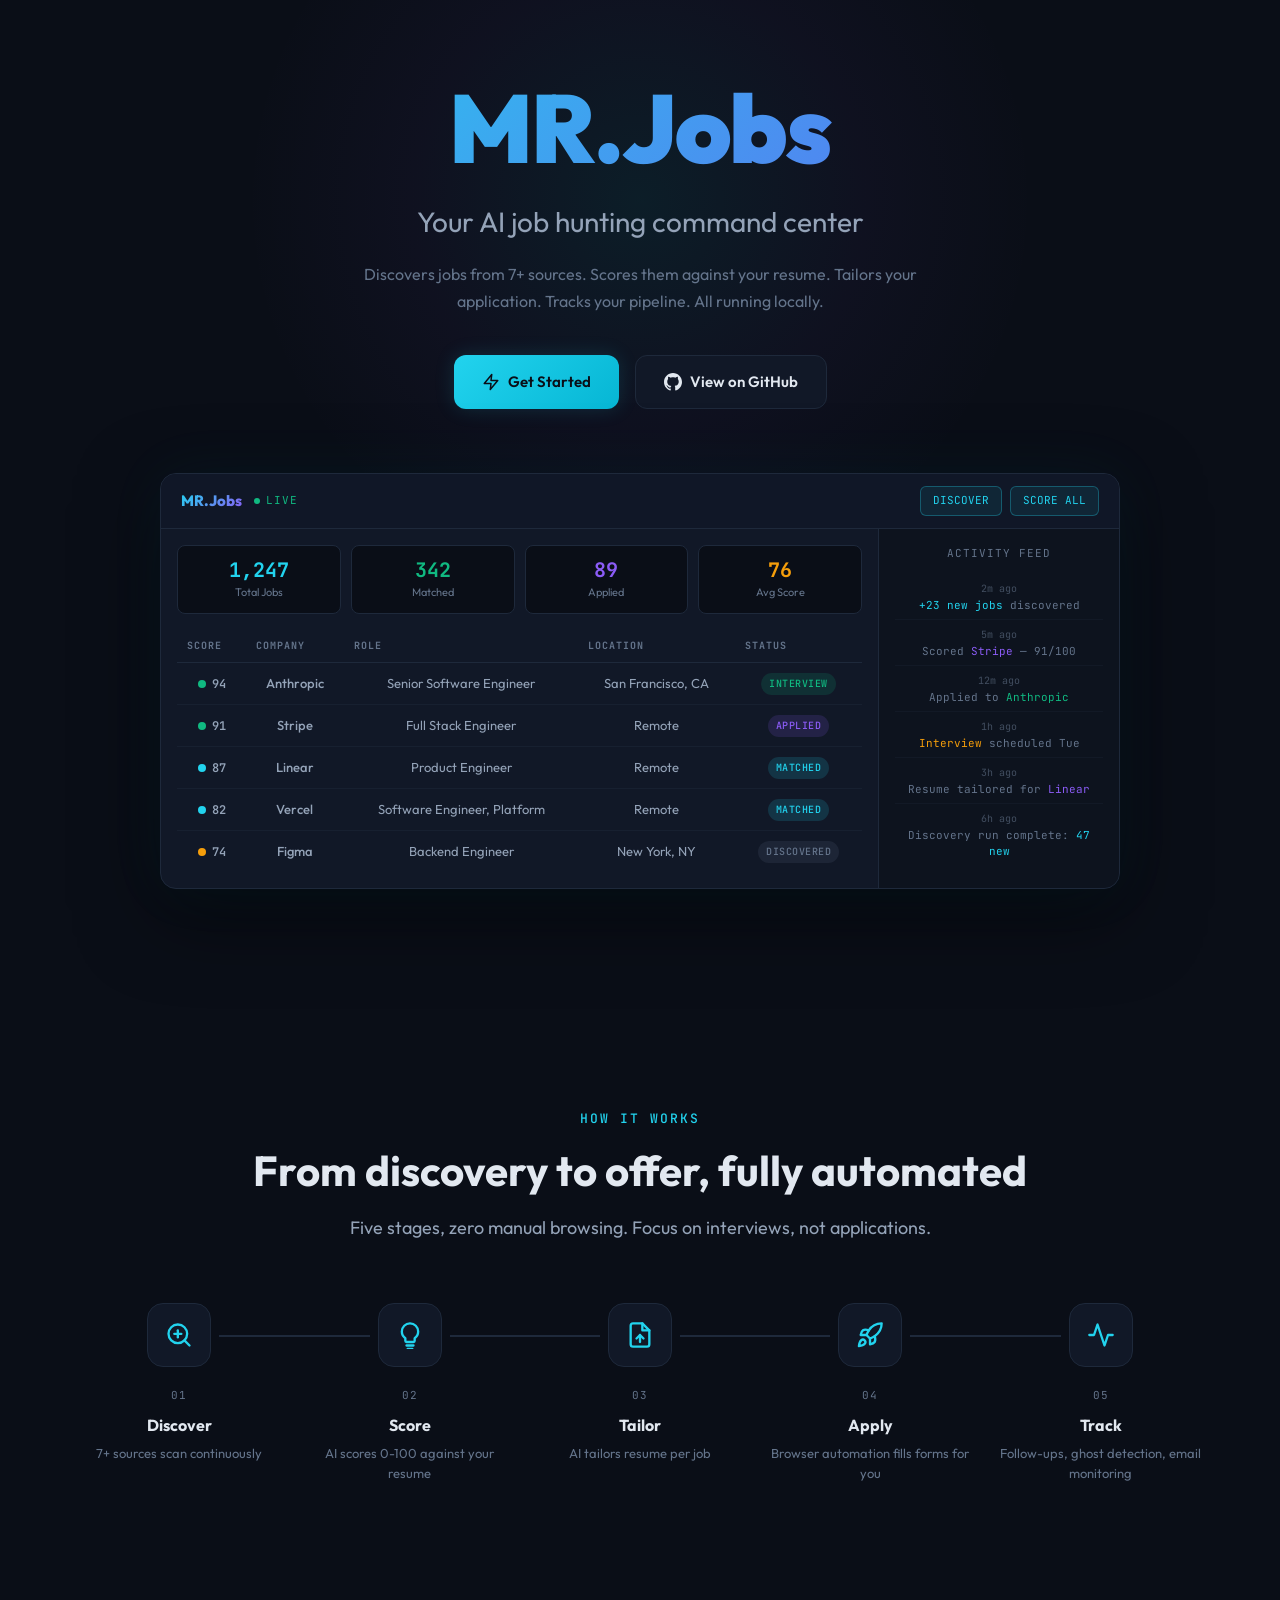
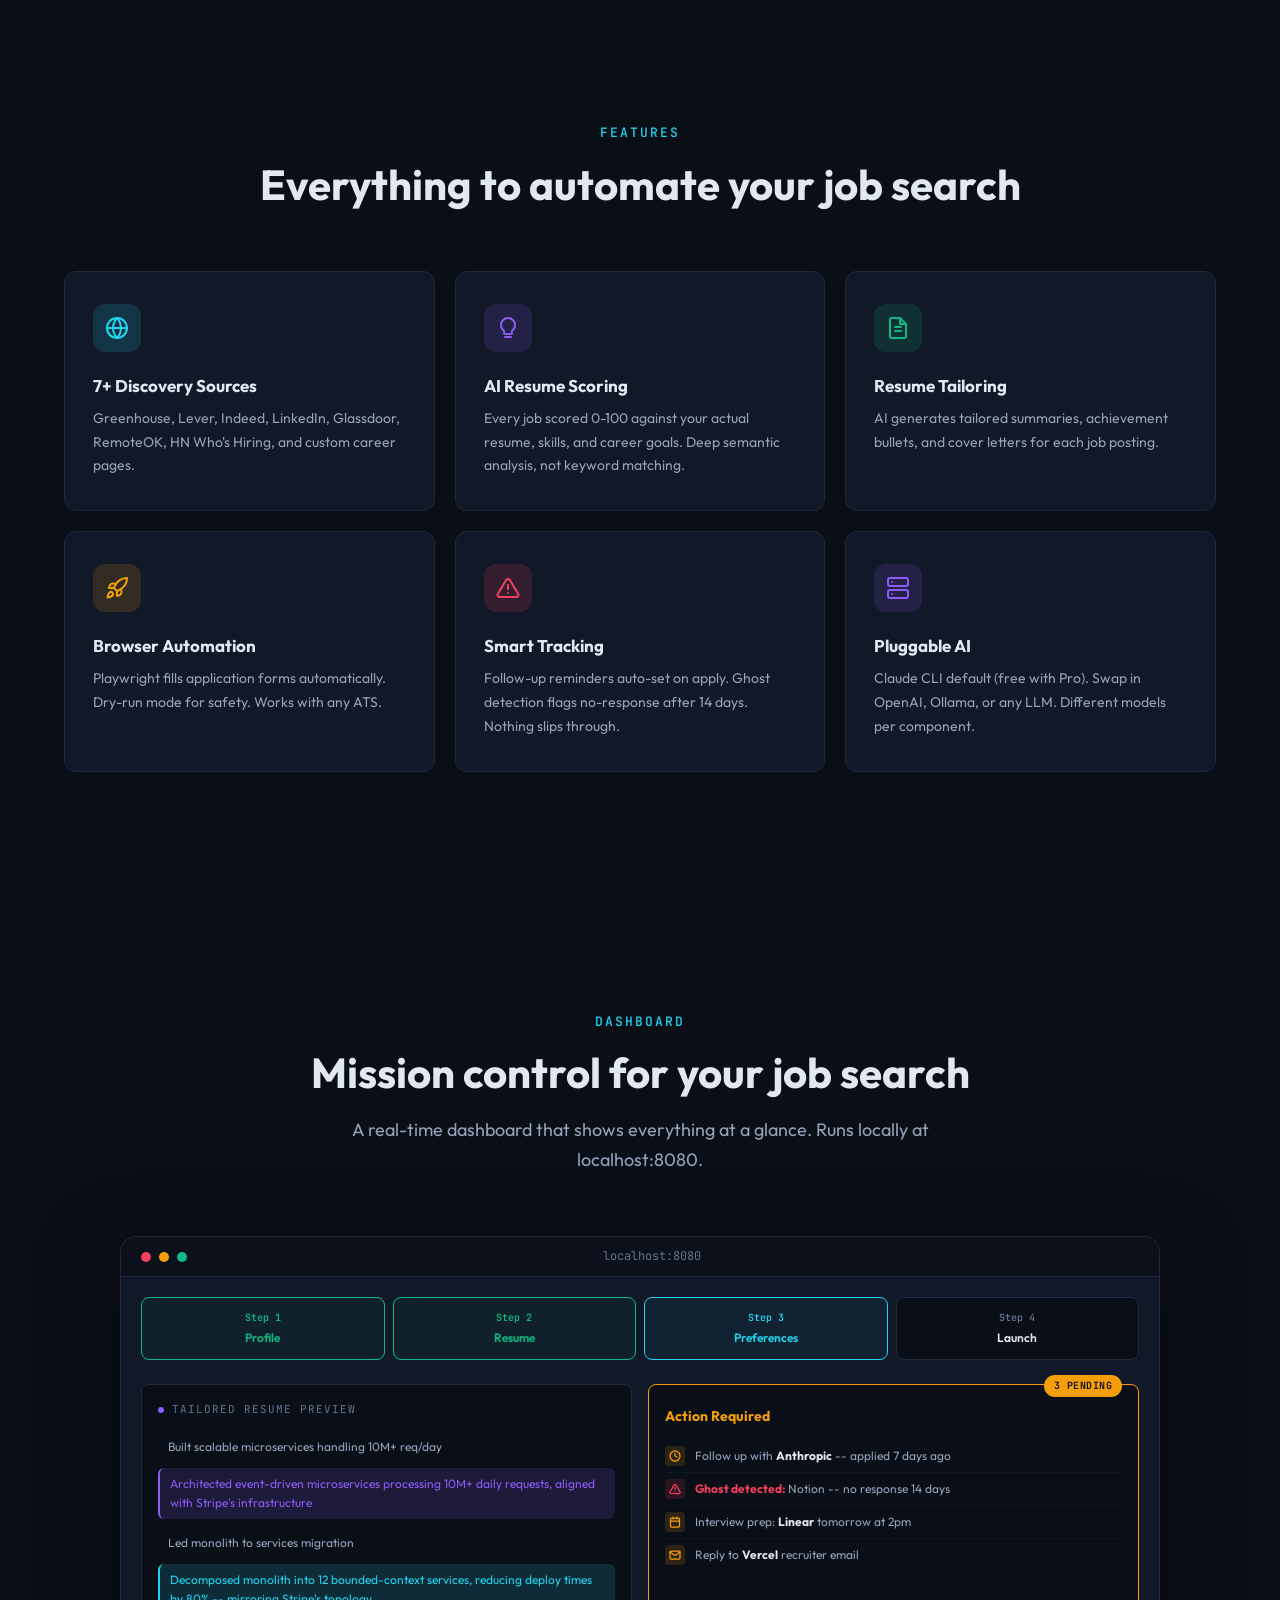
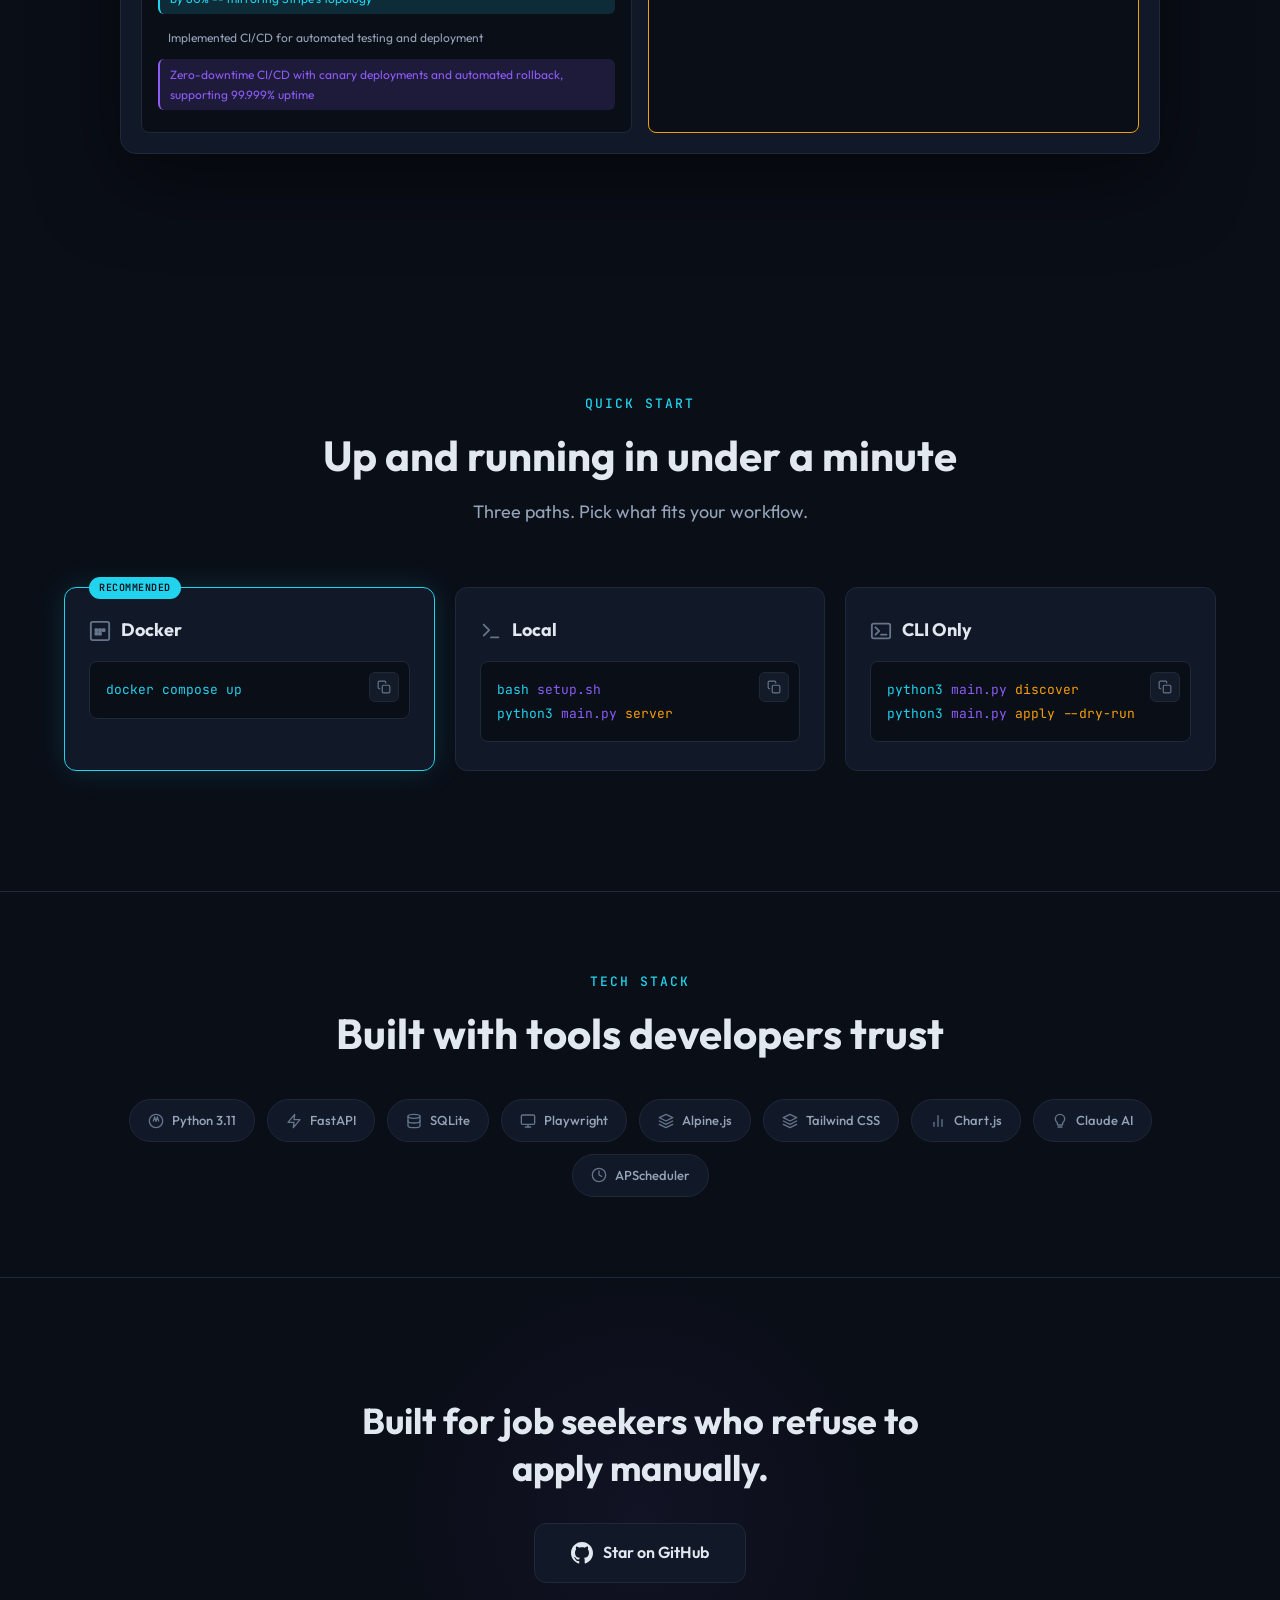
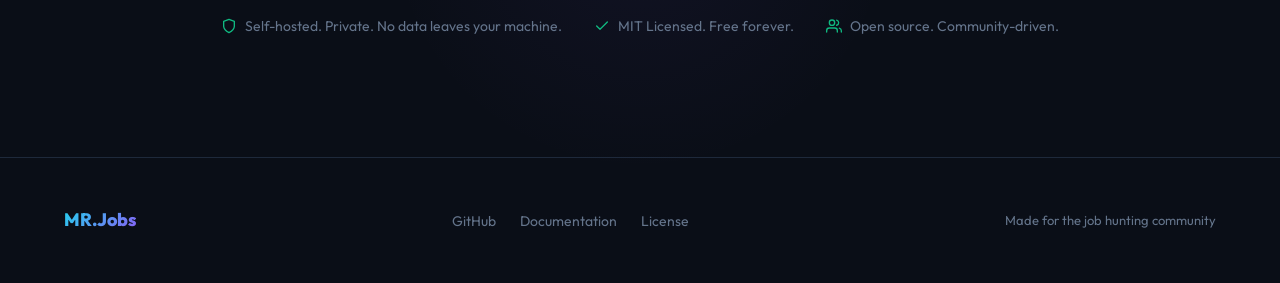
<file: docs/index.html>
<!DOCTYPE html>
<html lang="en">
<head>
<meta charset="UTF-8">
<meta name="viewport" content="width=device-width, initial-scale=1.0">
<title>MR.Jobs — AI Job Hunting Command Center</title>
<meta name="description" content="MR.Jobs is a self-hosted, AI-powered job hunting automation system. Discovers jobs from 7+ sources, scores them against your resume with AI, generates tailored applications, auto-fills forms, and tracks your pipeline. Free and open source.">
<meta name="keywords" content="job search automation, AI job hunter, auto apply jobs, job application bot, resume tailoring AI, job tracker, self-hosted, open source, Playwright, Claude AI, job board scraper, Greenhouse, Lever, Indeed, LinkedIn">
<meta name="author" content="humancto">
<meta name="robots" content="index, follow">
<meta property="og:type" content="website">
<meta property="og:url" content="https://humancto.github.io/mr-jobs/">
<meta property="og:title" content="MR.Jobs — AI Job Hunting Command Center">
<meta property="og:description" content="Self-hosted AI that discovers jobs from 7+ sources, scores them against your resume, tailors your application, auto-fills forms, and tracks your entire pipeline. Open source, runs locally.">
<meta property="og:image" content="https://humancto.github.io/mr-jobs/og-image.png">
<meta name="twitter:card" content="summary_large_image">
<meta name="twitter:title" content="MR.Jobs — AI Job Hunting Command Center">
<meta name="twitter:description" content="Self-hosted AI that discovers, scores, tailors, applies, and tracks your job search. 7+ sources, pluggable LLMs, browser automation. Open source.">
<meta name="twitter:image" content="https://humancto.github.io/mr-jobs/og-image.png">
<link rel="canonical" href="https://humancto.github.io/mr-jobs/">
<link rel="preconnect" href="https://fonts.googleapis.com">
<link rel="preconnect" href="https://fonts.gstatic.com" crossorigin>
<link href="https://fonts.googleapis.com/css2?family=JetBrains+Mono:wght@400;500;600&family=Outfit:wght@300;400;500;600;700;800;900&display=swap" rel="stylesheet">
<style>
:root {
  --bg: #0a0e17;
  --panel: #111827;
  --border: #1e293b;
  --border-light: #2d3b4f;
  --cyan: #22d3ee;
  --cyan-dim: rgba(34,211,238,.15);
  --cyan-glow: rgba(34,211,238,.3);
  --violet: #8b5cf6;
  --violet-dim: rgba(139,92,246,.15);
  --emerald: #10b981;
  --emerald-dim: rgba(16,185,129,.15);
  --amber: #f59e0b;
  --amber-dim: rgba(245,158,11,.15);
  --rose: #f43f5e;
  --rose-dim: rgba(244,63,94,.15);
  --text: #e2e8f0;
  --text-secondary: #94a3b8;
  --text-muted: #64748b;
  --font-display: 'Outfit', sans-serif;
  --font-mono: 'JetBrains Mono', monospace;
  --radius: 12px;
  --radius-sm: 8px;
  --radius-xs: 6px;
}

*, *::before, *::after { margin: 0; padding: 0; box-sizing: border-box; }
svg:not([data-f]) { stroke-linecap: round; stroke-linejoin: round; fill: none; stroke: currentColor; stroke-width: 2; }

html {
  scroll-behavior: smooth;
  -webkit-font-smoothing: antialiased;
  -moz-osx-font-smoothing: grayscale;
}

body {
  font-family: var(--font-display);
  background: var(--bg);
  color: var(--text);
  line-height: 1.6;
  overflow-x: hidden;
}

a { color: var(--cyan); text-decoration: none; transition: color .2s; }
a:hover { color: #67e8f9; }

.reveal {
  opacity: 0;
  transform: translateY(40px);
  transition: opacity 0.7s cubic-bezier(0.16, 1, 0.3, 1),
              transform 0.7s cubic-bezier(0.16, 1, 0.3, 1);
}
.reveal.visible {
  opacity: 1;
  transform: translateY(0);
}
.reveal-delay-1 { transition-delay: 0.1s; }
.reveal-delay-2 { transition-delay: 0.2s; }
.reveal-delay-3 { transition-delay: 0.3s; }
.reveal-delay-4 { transition-delay: 0.4s; }
.reveal-delay-5 { transition-delay: 0.5s; }

.container {
  max-width: 1200px;
  margin: 0 auto;
  padding: 0 24px;
}

section {
  padding: 120px 0;
  position: relative;
}

.section-label {
  font-family: var(--font-mono);
  font-size: 13px;
  font-weight: 500;
  color: var(--cyan);
  text-transform: uppercase;
  letter-spacing: 2px;
  margin-bottom: 16px;
}

.section-title {
  font-size: clamp(28px, 4vw, 42px);
  font-weight: 700;
  line-height: 1.2;
  margin-bottom: 16px;
}

.section-subtitle {
  font-size: 18px;
  color: var(--text-secondary);
  max-width: 640px;
  line-height: 1.7;
}

.hero {
  padding: 80px 0 100px;
  text-align: center;
  position: relative;
}

.hero::before {
  content: '';
  position: absolute;
  top: -200px;
  left: 50%;
  transform: translateX(-50%);
  width: 800px;
  height: 800px;
  background: radial-gradient(ellipse, rgba(34,211,238,.08), rgba(139,92,246,.04) 40%, transparent 70%);
  pointer-events: none;
}

.hero-wordmark {
  font-family: var(--font-display);
  font-size: clamp(56px, 10vw, 96px);
  font-weight: 900;
  letter-spacing: -2px;
  line-height: 1;
  margin-bottom: 24px;
  background: linear-gradient(135deg, var(--cyan), #6366f1, var(--violet), var(--cyan));
  background-size: 300% 300%;
  -webkit-background-clip: text;
  -webkit-text-fill-color: transparent;
  background-clip: text;
  animation: gradientShift 6s ease infinite;
}

@keyframes gradientShift {
  0%, 100% { background-position: 0% 50%; }
  50% { background-position: 100% 50%; }
}

.hero-tagline {
  font-size: clamp(20px, 3vw, 28px);
  font-weight: 400;
  color: var(--text-secondary);
  margin-bottom: 16px;
}

.hero-subtitle {
  font-size: 16px;
  color: var(--text-muted);
  max-width: 620px;
  margin: 0 auto 40px;
  line-height: 1.7;
}

.hero-ctas {
  display: flex;
  gap: 16px;
  justify-content: center;
  flex-wrap: wrap;
  margin-bottom: 64px;
}

.btn {
  display: inline-flex;
  align-items: center;
  gap: 8px;
  padding: 14px 28px;
  border-radius: var(--radius);
  font-family: var(--font-display);
  font-size: 15px;
  font-weight: 600;
  cursor: pointer;
  border: none;
  transition: all .25s;
}

.btn svg { width: 18px; height: 18px; }

.btn-primary {
  background: linear-gradient(135deg, var(--cyan), #06b6d4);
  color: var(--bg);
  box-shadow: 0 0 20px var(--cyan-dim);
}
.btn-primary:hover {
  transform: translateY(-2px);
  box-shadow: 0 0 30px var(--cyan-glow);
  color: var(--bg);
}

.btn-secondary {
  background: var(--panel);
  color: var(--text);
  border: 1px solid var(--border);
}
.btn-secondary:hover {
  transform: translateY(-2px);
  border-color: var(--border-light);
  background: #1a2332;
  color: var(--text);
}

.dashboard-mockup {
  max-width: 960px;
  margin: 0 auto;
  background: var(--panel);
  border: 1px solid var(--border);
  border-radius: 16px;
  overflow: hidden;
  box-shadow: 0 0 60px rgba(34,211,238,.06), 0 25px 80px rgba(0,0,0,.5);
  position: relative;
}

.mock-topbar {
  display: flex;
  align-items: center;
  justify-content: space-between;
  padding: 12px 20px;
  background: rgba(17,24,39,.95);
  border-bottom: 1px solid var(--border);
  backdrop-filter: blur(12px);
}

.mock-topbar-left {
  display: flex;
  align-items: center;
  gap: 12px;
}

.mock-logo-text {
  font-family: var(--font-display);
  font-weight: 800;
  font-size: 15px;
  background: linear-gradient(135deg, var(--cyan), var(--violet));
  -webkit-background-clip: text;
  -webkit-text-fill-color: transparent;
  background-clip: text;
}

.mock-live {
  display: flex;
  align-items: center;
  gap: 6px;
  font-family: var(--font-mono);
  font-size: 11px;
  color: var(--emerald);
  text-transform: uppercase;
  letter-spacing: 1px;
}

.mock-live-dot {
  width: 6px;
  height: 6px;
  background: var(--emerald);
  border-radius: 50%;
  animation: pulse-dot 2s ease infinite;
}

@keyframes pulse-dot {
  0%, 100% { opacity: 1; }
  50% { opacity: 0.5; }
}

.mock-topbar-actions {
  display: flex;
  gap: 8px;
}

.mock-btn {
  font-family: var(--font-mono);
  font-size: 11px;
  padding: 5px 12px;
  border-radius: var(--radius-xs);
  border: 1px solid var(--border);
  background: rgba(30,41,59,.5);
  color: var(--text-secondary);
  cursor: default;
}

.mock-btn-cyan {
  border-color: rgba(34,211,238,.3);
  color: var(--cyan);
  background: rgba(34,211,238,.08);
}

.mock-body {
  display: grid;
  grid-template-columns: 1fr 240px;
  min-height: 320px;
}

.mock-main {
  padding: 16px;
  border-right: 1px solid var(--border);
}

.mock-sidebar {
  padding: 16px;
  background: rgba(10,14,23,.5);
}

.mock-metrics {
  display: grid;
  grid-template-columns: repeat(4, 1fr);
  gap: 10px;
  margin-bottom: 16px;
}

.mock-metric {
  background: var(--bg);
  border: 1px solid var(--border);
  border-radius: var(--radius-sm);
  padding: 12px;
  text-align: center;
}

.mock-metric-value {
  font-family: var(--font-mono);
  font-size: 20px;
  font-weight: 700;
  line-height: 1.2;
}

.mock-metric-label {
  font-size: 11px;
  color: var(--text-muted);
  margin-top: 2px;
}

.mock-metric-value.cyan { color: var(--cyan); }
.mock-metric-value.emerald { color: var(--emerald); }
.mock-metric-value.violet { color: var(--violet); }
.mock-metric-value.amber { color: var(--amber); }

.mock-table {
  width: 100%;
  border-collapse: collapse;
}

.mock-table th {
  font-family: var(--font-mono);
  font-size: 10px;
  color: var(--text-muted);
  text-transform: uppercase;
  letter-spacing: 1px;
  padding: 8px 10px;
  text-align: left;
  border-bottom: 1px solid var(--border);
}

.mock-table td {
  font-size: 13px;
  padding: 9px 10px;
  border-bottom: 1px solid rgba(30,41,59,.5);
  color: var(--text-secondary);
}

.mock-table tr:last-child td { border-bottom: none; }

.mock-score {
  display: inline-flex;
  align-items: center;
  gap: 6px;
  font-family: var(--font-mono);
  font-size: 12px;
  font-weight: 600;
}

.mock-score-dot {
  width: 8px;
  height: 8px;
  border-radius: 50%;
}

.mock-company {
  color: var(--text);
  font-weight: 500;
}

.mock-status {
  display: inline-block;
  font-family: var(--font-mono);
  font-size: 10px;
  padding: 3px 8px;
  border-radius: 99px;
  text-transform: uppercase;
  letter-spacing: 0.5px;
  font-weight: 500;
}

.status-matched { background: var(--cyan-dim); color: var(--cyan); }
.status-applied { background: var(--violet-dim); color: var(--violet); }
.status-interview { background: var(--emerald-dim); color: var(--emerald); }
.status-discovered { background: rgba(100,116,139,.15); color: var(--text-muted); }
.status-offer { background: var(--amber-dim); color: var(--amber); }

.mock-sidebar-title {
  font-family: var(--font-mono);
  font-size: 11px;
  color: var(--text-muted);
  text-transform: uppercase;
  letter-spacing: 1px;
  margin-bottom: 12px;
}

.mock-activity-item {
  font-family: var(--font-mono);
  font-size: 11px;
  color: var(--text-muted);
  padding: 6px 0;
  border-bottom: 1px solid rgba(30,41,59,.3);
  line-height: 1.5;
}

.mock-activity-item:last-child { border-bottom: none; }

.mock-activity-time {
  color: var(--text-muted);
  opacity: 0.6;
  font-size: 10px;
}

.mock-activity-highlight { color: var(--cyan); }
.mock-activity-emerald { color: var(--emerald); }
.mock-activity-violet { color: var(--violet); }
.mock-activity-amber { color: var(--amber); }

.pipeline-section {
  overflow: hidden;
}

.pipeline {
  display: flex;
  align-items: flex-start;
  gap: 0;
  position: relative;
  margin-top: 60px;
}

.pipeline-step {
  flex: 1;
  text-align: center;
  position: relative;
  padding: 0 12px;
}

.pipeline-step:not(:last-child)::after {
  content: '';
  position: absolute;
  top: 32px;
  left: calc(50% + 40px);
  width: calc(100% - 80px);
  height: 2px;
  background: var(--border);
}

.pipeline-icon {
  width: 64px;
  height: 64px;
  border-radius: 16px;
  background: var(--panel);
  border: 1px solid var(--border);
  display: flex;
  align-items: center;
  justify-content: center;
  margin: 0 auto 20px;
  transition: all .3s;
  position: relative;
  z-index: 1;
}

.pipeline-icon svg {
  width: 28px;
  height: 28px;
  color: var(--cyan);
  transition: color .3s;
}

.pipeline-step:hover .pipeline-icon {
  border-color: var(--cyan);
  box-shadow: 0 0 24px var(--cyan-dim);
  transform: translateY(-4px);
}

.pipeline-num {
  font-family: var(--font-mono);
  font-size: 11px;
  color: var(--text-muted);
  margin-bottom: 8px;
  letter-spacing: 1px;
}

.pipeline-name {
  font-size: 16px;
  font-weight: 700;
  margin-bottom: 6px;
}

.pipeline-desc {
  font-size: 13px;
  color: var(--text-muted);
  line-height: 1.5;
}

.features-grid {
  display: grid;
  grid-template-columns: repeat(3, 1fr);
  gap: 20px;
  margin-top: 60px;
}

.feature-card {
  background: var(--panel);
  border: 1px solid var(--border);
  border-radius: var(--radius);
  padding: 32px 28px;
  transition: all .3s;
  position: relative;
  overflow: hidden;
}

.feature-card::before {
  content: '';
  position: absolute;
  top: 0; left: 0; right: 0;
  height: 2px;
  background: var(--card-accent, var(--cyan));
  opacity: 0;
  transition: opacity .3s;
}

.feature-card:hover {
  border-color: var(--border-light);
  transform: translateY(-4px);
  box-shadow: 0 0 24px var(--card-glow, var(--cyan-dim));
}

.feature-card:hover::before { opacity: 1; }

.feature-card:nth-child(1) { --card-accent: var(--cyan); --card-glow: var(--cyan-dim); }
.feature-card:nth-child(2) { --card-accent: var(--violet); --card-glow: var(--violet-dim); }
.feature-card:nth-child(3) { --card-accent: var(--emerald); --card-glow: var(--emerald-dim); }
.feature-card:nth-child(4) { --card-accent: var(--amber); --card-glow: var(--amber-dim); }
.feature-card:nth-child(5) { --card-accent: var(--rose); --card-glow: var(--rose-dim); }
.feature-card:nth-child(6) { --card-accent: var(--violet); --card-glow: var(--violet-dim); }

.feature-icon {
  width: 48px;
  height: 48px;
  border-radius: 12px;
  display: flex;
  align-items: center;
  justify-content: center;
  margin-bottom: 20px;
  background: var(--icon-bg, var(--cyan-dim));
}

.feature-card:nth-child(1) .feature-icon { --icon-bg: var(--cyan-dim); color: var(--cyan); }
.feature-card:nth-child(2) .feature-icon { --icon-bg: var(--violet-dim); color: var(--violet); }
.feature-card:nth-child(3) .feature-icon { --icon-bg: var(--emerald-dim); color: var(--emerald); }
.feature-card:nth-child(4) .feature-icon { --icon-bg: var(--amber-dim); color: var(--amber); }
.feature-card:nth-child(5) .feature-icon { --icon-bg: var(--rose-dim); color: var(--rose); }
.feature-card:nth-child(6) .feature-icon { --icon-bg: var(--violet-dim); color: var(--violet); }

.feature-icon svg { width: 24px; height: 24px; }

.feature-title {
  font-size: 17px;
  font-weight: 700;
  margin-bottom: 8px;
}

.feature-desc {
  font-size: 14px;
  color: var(--text-secondary);
  line-height: 1.7;
}

.deepdive {
  position: relative;
}

.deepdive-mockup {
  max-width: 1040px;
  margin: 60px auto 0;
  background: var(--panel);
  border: 1px solid var(--border);
  border-radius: 16px;
  overflow: hidden;
  box-shadow: 0 25px 80px rgba(0,0,0,.5);
  position: relative;
}

.dd-topbar {
  display: flex;
  align-items: center;
  padding: 10px 20px;
  background: rgba(10,14,23,.8);
  border-bottom: 1px solid var(--border);
  gap: 8px;
}

.dd-dot { width: 10px; height: 10px; border-radius: 50%; }
.dd-dot-r { background: #f43f5e; }
.dd-dot-y { background: #f59e0b; }
.dd-dot-g { background: #10b981; }

.dd-url {
  flex: 1;
  text-align: center;
  font-family: var(--font-mono);
  font-size: 12px;
  color: var(--text-muted);
  margin-left: -30px;
}

.dd-body {
  padding: 20px;
}

.dd-wizard {
  display: flex;
  gap: 8px;
  margin-bottom: 24px;
}

.dd-wizard-step {
  flex: 1;
  padding: 12px 16px;
  border-radius: var(--radius-sm);
  background: var(--bg);
  border: 1px solid var(--border);
  text-align: center;
  font-size: 12px;
  font-weight: 600;
  position: relative;
}

.dd-wizard-step.active {
  border-color: var(--cyan);
  background: rgba(34,211,238,.05);
  color: var(--cyan);
}

.dd-wizard-step.completed {
  border-color: var(--emerald);
  background: rgba(16,185,129,.05);
  color: var(--emerald);
}

.dd-wizard-step .step-num {
  font-family: var(--font-mono);
  font-size: 10px;
  color: var(--text-muted);
  display: block;
  margin-bottom: 2px;
}

.dd-wizard-step.active .step-num { color: var(--cyan); }
.dd-wizard-step.completed .step-num { color: var(--emerald); }

.dd-grid {
  display: grid;
  grid-template-columns: 1fr 1fr;
  gap: 16px;
}

.dd-panel {
  background: var(--bg);
  border: 1px solid var(--border);
  border-radius: var(--radius-sm);
  padding: 16px;
}

.dd-panel-title {
  font-family: var(--font-mono);
  font-size: 11px;
  color: var(--text-muted);
  text-transform: uppercase;
  letter-spacing: 1px;
  margin-bottom: 12px;
  display: flex;
  align-items: center;
  gap: 8px;
}

.dd-panel-title .dot {
  width: 6px;
  height: 6px;
  border-radius: 50%;
}

.dd-resume-line {
  padding: 6px 10px;
  border-radius: var(--radius-xs);
  font-size: 12px;
  line-height: 1.6;
  margin-bottom: 6px;
}

.dd-resume-line.original {
  color: var(--text-secondary);
  background: transparent;
}

.dd-resume-line.tailored {
  color: var(--violet);
  background: var(--violet-dim);
  border-left: 2px solid var(--violet);
}

.dd-resume-line.tailored-cyan {
  color: var(--cyan);
  background: var(--cyan-dim);
  border-left: 2px solid var(--cyan);
}

.dd-action-card {
  background: var(--bg);
  border: 1px solid var(--amber);
  border-radius: var(--radius-sm);
  padding: 16px;
  position: relative;
}

.dd-action-badge {
  position: absolute;
  top: -10px;
  right: 16px;
  font-family: var(--font-mono);
  font-size: 10px;
  font-weight: 600;
  padding: 3px 10px;
  border-radius: 99px;
  background: var(--amber);
  color: var(--bg);
  text-transform: uppercase;
  letter-spacing: 0.5px;
}

.dd-action-title {
  font-size: 14px;
  font-weight: 700;
  color: var(--amber);
  margin-bottom: 12px;
  margin-top: 4px;
}

.dd-action-item {
  display: flex;
  align-items: center;
  gap: 10px;
  font-size: 12px;
  color: var(--text-secondary);
  padding: 6px 0;
  border-bottom: 1px solid rgba(30,41,59,.3);
}

.dd-action-item:last-child { border-bottom: none; }

.dd-action-icon {
  width: 20px;
  height: 20px;
  border-radius: 4px;
  display: flex;
  align-items: center;
  justify-content: center;
  flex-shrink: 0;
}

.dd-action-icon svg { width: 12px; height: 12px; }

.dd-action-icon.amber { background: var(--amber-dim); color: var(--amber); }
.dd-action-icon.rose { background: var(--rose-dim); color: var(--rose); }

.dd-annotation {
  position: absolute;
  font-family: var(--font-mono);
  font-size: 11px;
  padding: 4px 12px;
  border-radius: 99px;
  white-space: nowrap;
  pointer-events: none;
  z-index: 10;
}

.dd-annotation.ann-violet {
  background: var(--violet-dim);
  color: var(--violet);
  border: 1px solid rgba(139,92,246,.3);
}

.dd-annotation.ann-cyan {
  background: var(--cyan-dim);
  color: var(--cyan);
  border: 1px solid rgba(34,211,238,.3);
}

.dd-annotation.ann-amber {
  background: var(--amber-dim);
  color: var(--amber);
  border: 1px solid rgba(245,158,11,.3);
}

.dd-annotation.ann-emerald {
  background: var(--emerald-dim);
  color: var(--emerald);
  border: 1px solid rgba(16,185,129,.3);
}

.quickstart-cards {
  display: grid;
  grid-template-columns: repeat(3, 1fr);
  gap: 20px;
  margin-top: 60px;
}

.qs-card {
  background: var(--panel);
  border: 1px solid var(--border);
  border-radius: var(--radius);
  padding: 28px 24px;
  position: relative;
  transition: all 0.3s;
}

.qs-card:hover {
  border-color: var(--border-light);
}

.qs-card.recommended {
  border-color: var(--cyan);
  box-shadow: 0 0 30px var(--cyan-dim);
}

.qs-badge {
  position: absolute;
  top: -11px;
  left: 24px;
  font-family: var(--font-mono);
  font-size: 10px;
  font-weight: 600;
  padding: 3px 10px;
  border-radius: 99px;
  background: var(--cyan);
  color: var(--bg);
  text-transform: uppercase;
  letter-spacing: 0.5px;
}

.qs-title {
  font-size: 18px;
  font-weight: 700;
  margin-bottom: 16px;
  display: flex;
  align-items: center;
  gap: 10px;
}

.qs-title svg { width: 22px; height: 22px; color: var(--text-muted); }

.qs-code-block {
  background: var(--bg);
  border: 1px solid var(--border);
  border-radius: var(--radius-sm);
  padding: 16px;
  position: relative;
  overflow: hidden;
}

.qs-code {
  font-family: var(--font-mono);
  font-size: 13px;
  color: var(--text-secondary);
  line-height: 1.8;
  white-space: pre;
}

.qs-code .cmd { color: var(--cyan); }
.qs-code .arg { color: var(--violet); }
.qs-code .flag { color: var(--amber); }

.qs-copy {
  position: absolute;
  top: 10px;
  right: 10px;
  width: 30px;
  height: 30px;
  border-radius: var(--radius-xs);
  background: rgba(30,41,59,.5);
  border: 1px solid var(--border);
  display: flex;
  align-items: center;
  justify-content: center;
  cursor: pointer;
  color: var(--text-muted);
  transition: all .2s;
}

.qs-copy:hover {
  color: var(--text);
  border-color: var(--border-light);
}

.qs-copy svg { width: 14px; height: 14px; }

.techstack {
  padding: 80px 0;
  border-top: 1px solid var(--border);
  border-bottom: 1px solid var(--border);
}

.tech-strip {
  display: flex;
  justify-content: center;
  flex-wrap: wrap;
  gap: 12px;
  margin-top: 40px;
}

.tech-pill {
  display: flex;
  align-items: center;
  gap: 8px;
  padding: 10px 18px;
  border-radius: 99px;
  background: var(--panel);
  border: 1px solid var(--border);
  font-size: 13px;
  font-weight: 500;
  color: var(--text-secondary);
  transition: all .25s;
}

.tech-pill:hover {
  border-color: var(--border-light);
  color: var(--text);
  transform: translateY(-2px);
}

.tech-pill svg { width: 16px; height: 16px; color: var(--text-muted); }

.oss-cta {
  text-align: center;
  position: relative;
}

.oss-cta::before {
  content: '';
  position: absolute;
  top: 50%;
  left: 50%;
  transform: translate(-50%, -50%);
  width: 600px;
  height: 600px;
  background: radial-gradient(ellipse, rgba(139,92,246,.06), transparent 60%);
  pointer-events: none;
}

.oss-headline {
  font-size: clamp(24px, 3.5vw, 36px);
  font-weight: 700;
  max-width: 640px;
  margin: 0 auto 32px;
  line-height: 1.3;
}

.oss-github-btn {
  display: inline-flex;
  align-items: center;
  gap: 10px;
  padding: 16px 36px;
  background: var(--panel);
  border: 1px solid var(--border);
  border-radius: var(--radius);
  font-family: var(--font-display);
  font-size: 16px;
  font-weight: 600;
  color: var(--text);
  cursor: pointer;
  transition: all .3s;
  margin-bottom: 32px;
}

.oss-github-btn svg { width: 22px; height: 22px; }

.oss-github-btn:hover {
  transform: translateY(-2px);
  border-color: var(--border-light);
  color: var(--text);
}

.oss-notes {
  display: flex;
  justify-content: center;
  gap: 32px;
  flex-wrap: wrap;
}

.oss-note {
  display: flex;
  align-items: center;
  gap: 8px;
  font-size: 14px;
  color: var(--text-muted);
}

.oss-note svg { width: 16px; height: 16px; color: var(--emerald); }

.site-footer {
  padding: 48px 0;
  border-top: 1px solid var(--border);
}

.footer-inner {
  display: flex;
  align-items: center;
  justify-content: space-between;
  flex-wrap: wrap;
  gap: 20px;
}

.footer-logo {
  font-family: var(--font-display);
  font-weight: 800;
  font-size: 18px;
  background: linear-gradient(135deg, var(--cyan), var(--violet));
  -webkit-background-clip: text;
  -webkit-text-fill-color: transparent;
  background-clip: text;
}

.footer-links {
  display: flex;
  gap: 24px;
}

.footer-links a {
  font-size: 14px;
  color: var(--text-muted);
  transition: color .2s;
}
.footer-links a:hover { color: var(--text); }

.footer-note {
  font-size: 13px;
  color: var(--text-muted);
}

@media (max-width: 900px) {
  .features-grid {
    grid-template-columns: repeat(2, 1fr);
  }
  .quickstart-cards {
    grid-template-columns: 1fr;
  }
  .mock-body {
    grid-template-columns: 1fr;
  }
  .mock-sidebar {
    border-top: 1px solid var(--border);
    border-right: none;
  }
  .dd-grid {
    grid-template-columns: 1fr;
  }
  .pipeline {
    flex-direction: column;
    align-items: center;
    gap: 32px;
  }
  .pipeline-step:not(:last-child)::after {
    display: none;
  }
  .pipeline-step {
    max-width: 280px;
  }
}

@media (max-width: 640px) {
  section { padding: 80px 0; }
  .features-grid {
    grid-template-columns: 1fr;
  }
  .mock-metrics {
    grid-template-columns: repeat(2, 1fr);
  }
  .mock-topbar-actions { display: none; }
  .mock-table { font-size: 12px; }
  .mock-table th:nth-child(4),
  .mock-table td:nth-child(4) { display: none; }
  .hero-ctas { flex-direction: column; align-items: center; }
  .footer-inner { flex-direction: column; text-align: center; }
  .oss-notes { flex-direction: column; align-items: center; }
  .dd-wizard { flex-wrap: wrap; }
  .dd-wizard-step { flex: none; width: calc(50% - 4px); }
  .dd-annotation { display: none; }
  .tech-strip { gap: 8px; }
  .tech-pill { padding: 8px 14px; font-size: 12px; }
}
</style>
</head>
<body>

<section class="hero">
  <div class="container">
    <div class="reveal">
      <h1 class="hero-wordmark">MR.Jobs</h1>
    </div>
    <div class="reveal reveal-delay-1">
      <p class="hero-tagline">Your AI job hunting command center</p>
    </div>
    <div class="reveal reveal-delay-2">
      <p class="hero-subtitle">
        Discovers jobs from 7+ sources. Scores them against your resume. Tailors your application. Tracks your pipeline. All running locally.
      </p>
    </div>
    <div class="hero-ctas reveal reveal-delay-3">
      <a href="#quickstart" class="btn btn-primary">
        <svg viewBox="0 0 24 24"><polygon points="13 2 3 14 12 14 11 22 21 10 12 10 13 2"/></svg>
        Get Started
      </a>
      <a href="https://github.com/humancto/mr-jobs" class="btn btn-secondary" target="_blank" rel="noopener">
        <svg data-f viewBox="0 0 24 24" fill="currentColor"><path d="M12 0C5.37 0 0 5.37 0 12c0 5.3 3.438 9.8 8.205 11.385.6.113.82-.258.82-.577 0-.285-.01-1.04-.015-2.04-3.338.724-4.042-1.61-4.042-1.61-.546-1.387-1.333-1.756-1.333-1.756-1.089-.745.083-.729.083-.729 1.205.084 1.838 1.236 1.838 1.236 1.07 1.835 2.809 1.305 3.495.998.108-.776.417-1.305.76-1.605-2.665-.3-5.466-1.332-5.466-5.93 0-1.31.465-2.38 1.235-3.22-.135-.303-.54-1.523.105-3.176 0 0 1.005-.322 3.3 1.23.96-.267 1.98-.399 3-.405 1.02.006 2.04.138 3 .405 2.28-1.552 3.285-1.23 3.285-1.23.645 1.653.24 2.873.12 3.176.765.84 1.23 1.91 1.23 3.22 0 4.61-2.805 5.625-5.475 5.92.42.36.81 1.096.81 2.22 0 1.605-.015 2.896-.015 3.286 0 .315.21.69.825.57C20.565 21.795 24 17.295 24 12c0-6.63-5.37-12-12-12z"/></svg>
        View on GitHub
      </a>
    </div>

<div class="dashboard-mockup reveal reveal-delay-4">
      <div class="mock-topbar">
        <div class="mock-topbar-left">
          <span class="mock-logo-text">MR.Jobs</span>
          <span class="mock-live">
            <span class="mock-live-dot"></span>
            Live
          </span>
        </div>
        <div class="mock-topbar-actions">
          <span class="mock-btn mock-btn-cyan">DISCOVER</span>
          <span class="mock-btn mock-btn-cyan">SCORE ALL</span>
        </div>
      </div>
      <div class="mock-body">
        <div class="mock-main">
          <div class="mock-metrics">
            <div class="mock-metric">
              <div class="mock-metric-value cyan">1,247</div>
              <div class="mock-metric-label">Total Jobs</div>
            </div>
            <div class="mock-metric">
              <div class="mock-metric-value emerald">342</div>
              <div class="mock-metric-label">Matched</div>
            </div>
            <div class="mock-metric">
              <div class="mock-metric-value violet">89</div>
              <div class="mock-metric-label">Applied</div>
            </div>
            <div class="mock-metric">
              <div class="mock-metric-value amber">76</div>
              <div class="mock-metric-label">Avg Score</div>
            </div>
          </div>
          <table class="mock-table">
            <thead>
              <tr>
                <th>Score</th>
                <th>Company</th>
                <th>Role</th>
                <th>Location</th>
                <th>Status</th>
              </tr>
            </thead>
            <tbody>
              <tr>
                <td><span class="mock-score"><span class="mock-score-dot" style="background:var(--emerald)"></span>94</span></td>
                <td class="mock-company">Anthropic</td>
                <td>Senior Software Engineer</td>
                <td>San Francisco, CA</td>
                <td><span class="mock-status status-interview">Interview</span></td>
              </tr>
              <tr>
                <td><span class="mock-score"><span class="mock-score-dot" style="background:var(--emerald)"></span>91</span></td>
                <td class="mock-company">Stripe</td>
                <td>Full Stack Engineer</td>
                <td>Remote</td>
                <td><span class="mock-status status-applied">Applied</span></td>
              </tr>
              <tr>
                <td><span class="mock-score"><span class="mock-score-dot" style="background:var(--cyan)"></span>87</span></td>
                <td class="mock-company">Linear</td>
                <td>Product Engineer</td>
                <td>Remote</td>
                <td><span class="mock-status status-matched">Matched</span></td>
              </tr>
              <tr>
                <td><span class="mock-score"><span class="mock-score-dot" style="background:var(--cyan)"></span>82</span></td>
                <td class="mock-company">Vercel</td>
                <td>Software Engineer, Platform</td>
                <td>Remote</td>
                <td><span class="mock-status status-matched">Matched</span></td>
              </tr>
              <tr>
                <td><span class="mock-score"><span class="mock-score-dot" style="background:var(--amber)"></span>74</span></td>
                <td class="mock-company">Figma</td>
                <td>Backend Engineer</td>
                <td>New York, NY</td>
                <td><span class="mock-status status-discovered">Discovered</span></td>
              </tr>
            </tbody>
          </table>
        </div>
        <div class="mock-sidebar">
          <div class="mock-sidebar-title">Activity Feed</div>
          <div class="mock-activity-item">
            <span class="mock-activity-time">2m ago</span><br>
            <span class="mock-activity-highlight">+23 new jobs</span> discovered
          </div>
          <div class="mock-activity-item">
            <span class="mock-activity-time">5m ago</span><br>
            Scored <span class="mock-activity-violet">Stripe</span> — 91/100
          </div>
          <div class="mock-activity-item">
            <span class="mock-activity-time">12m ago</span><br>
            Applied to <span class="mock-activity-emerald">Anthropic</span>
          </div>
          <div class="mock-activity-item">
            <span class="mock-activity-time">1h ago</span><br>
            <span class="mock-activity-amber">Interview</span> scheduled Tue
          </div>
          <div class="mock-activity-item">
            <span class="mock-activity-time">3h ago</span><br>
            Resume tailored for <span class="mock-activity-violet">Linear</span>
          </div>
          <div class="mock-activity-item">
            <span class="mock-activity-time">6h ago</span><br>
            Discovery run complete: <span class="mock-activity-highlight">47 new</span>
          </div>
        </div>
      </div>
    </div>
  </div>
</section>

<section class="pipeline-section">
  <div class="container">
    <div class="reveal" style="text-align:center">
      <p class="section-label">How It Works</p>
      <h2 class="section-title">From discovery to offer, fully automated</h2>
      <p class="section-subtitle" style="margin:0 auto">Five stages, zero manual browsing. Focus on interviews, not applications.</p>
    </div>
    <div class="pipeline">
<div class="pipeline-step reveal reveal-delay-1">
        <div class="pipeline-icon">
          <svg viewBox="0 0 24 24"><circle cx="11" cy="11" r="8"/><line x1="21" y1="21" x2="16.65" y2="16.65"/><line x1="11" y1="8" x2="11" y2="14"/><line x1="8" y1="11" x2="14" y2="11"/></svg>
        </div>
        <div class="pipeline-num">01</div>
        <div class="pipeline-name">Discover</div>
        <div class="pipeline-desc">7+ sources scan continuously</div>
      </div>
<div class="pipeline-step reveal reveal-delay-2">
        <div class="pipeline-icon">
          <svg viewBox="0 0 24 24"><path d="M12 2a7 7 0 0 1 7 7c0 2.38-1.19 4.47-3 5.74V17a1 1 0 0 1-1 1H9a1 1 0 0 1-1-1v-2.26C6.19 13.47 5 11.38 5 9a7 7 0 0 1 7-7z"/><line x1="9" y1="21" x2="15" y2="21"/><line x1="10" y1="24" x2="14" y2="24"/></svg>
        </div>
        <div class="pipeline-num">02</div>
        <div class="pipeline-name">Score</div>
        <div class="pipeline-desc">AI scores 0-100 against your resume</div>
      </div>
<div class="pipeline-step reveal reveal-delay-3">
        <div class="pipeline-icon">
          <svg viewBox="0 0 24 24"><path d="M14 2H6a2 2 0 0 0-2 2v16a2 2 0 0 0 2 2h12a2 2 0 0 0 2-2V8z"/><polyline points="14 2 14 8 20 8"/><path d="M12 18v-6"/><path d="M9 15l3-3 3 3"/></svg>
        </div>
        <div class="pipeline-num">03</div>
        <div class="pipeline-name">Tailor</div>
        <div class="pipeline-desc">AI tailors resume per job</div>
      </div>
<div class="pipeline-step reveal reveal-delay-4">
        <div class="pipeline-icon">
          <svg viewBox="0 0 24 24"><path d="M4.5 16.5c-1.5 1.26-2 5-2 5s3.74-.5 5-2c.71-.84.7-2.13-.09-2.91a2.18 2.18 0 0 0-2.91-.09z"/><path d="M12 15l-3-3a22 22 0 0 1 2-3.95A12.88 12.88 0 0 1 22 2c0 2.72-.78 7.5-6 11a22.35 22.35 0 0 1-4 2z"/><path d="M9 12H4s.55-3.03 2-4c1.62-1.08 5 0 5 0"/><path d="M12 15v5s3.03-.55 4-2c1.08-1.62 0-5 0-5"/></svg>
        </div>
        <div class="pipeline-num">04</div>
        <div class="pipeline-name">Apply</div>
        <div class="pipeline-desc">Browser automation fills forms for you</div>
      </div>
<div class="pipeline-step reveal reveal-delay-5">
        <div class="pipeline-icon">
          <svg viewBox="0 0 24 24"><polyline points="22 12 18 12 15 21 9 3 6 12 2 12"/></svg>
        </div>
        <div class="pipeline-num">05</div>
        <div class="pipeline-name">Track</div>
        <div class="pipeline-desc">Follow-ups, ghost detection, email monitoring</div>
      </div>
    </div>
  </div>
</section>

<section>
  <div class="container">
    <div class="reveal" style="text-align:center">
      <p class="section-label">Features</p>
      <h2 class="section-title">Everything to automate your job search</h2>
    </div>
    <div class="features-grid">
<div class="feature-card reveal reveal-delay-1">
        <div class="feature-icon">
          <svg viewBox="0 0 24 24"><circle cx="12" cy="12" r="10"/><line x1="2" y1="12" x2="22" y2="12"/><path d="M12 2a15.3 15.3 0 0 1 4 10 15.3 15.3 0 0 1-4 10 15.3 15.3 0 0 1-4-10 15.3 15.3 0 0 1 4-10z"/></svg>
        </div>
        <h3 class="feature-title">7+ Discovery Sources</h3>
        <p class="feature-desc">Greenhouse, Lever, Indeed, LinkedIn, Glassdoor, RemoteOK, HN Who's Hiring, and custom career pages.</p>
      </div>
<div class="feature-card reveal reveal-delay-2">
        <div class="feature-icon">
          <svg viewBox="0 0 24 24"><path d="M12 2a7 7 0 0 1 7 7c0 2.38-1.19 4.47-3 5.74V17a1 1 0 0 1-1 1H9a1 1 0 0 1-1-1v-2.26C6.19 13.47 5 11.38 5 9a7 7 0 0 1 7-7z"/><line x1="9" y1="21" x2="15" y2="21"/></svg>
        </div>
        <h3 class="feature-title">AI Resume Scoring</h3>
        <p class="feature-desc">Every job scored 0-100 against your actual resume, skills, and career goals. Deep semantic analysis, not keyword matching.</p>
      </div>
<div class="feature-card reveal reveal-delay-3">
        <div class="feature-icon">
          <svg viewBox="0 0 24 24"><path d="M14 2H6a2 2 0 0 0-2 2v16a2 2 0 0 0 2 2h12a2 2 0 0 0 2-2V8z"/><polyline points="14 2 14 8 20 8"/><path d="M9 15h6"/><path d="M9 11h6"/></svg>
        </div>
        <h3 class="feature-title">Resume Tailoring</h3>
        <p class="feature-desc">AI generates tailored summaries, achievement bullets, and cover letters for each job posting.</p>
      </div>
<div class="feature-card reveal reveal-delay-1">
        <div class="feature-icon">
          <svg viewBox="0 0 24 24"><path d="M4.5 16.5c-1.5 1.26-2 5-2 5s3.74-.5 5-2c.71-.84.7-2.13-.09-2.91a2.18 2.18 0 0 0-2.91-.09z"/><path d="M12 15l-3-3a22 22 0 0 1 2-3.95A12.88 12.88 0 0 1 22 2c0 2.72-.78 7.5-6 11a22.35 22.35 0 0 1-4 2z"/><path d="M9 12H4s.55-3.03 2-4c1.62-1.08 5 0 5 0"/><path d="M12 15v5s3.03-.55 4-2c1.08-1.62 0-5 0-5"/></svg>
        </div>
        <h3 class="feature-title">Browser Automation</h3>
        <p class="feature-desc">Playwright fills application forms automatically. Dry-run mode for safety. Works with any ATS.</p>
      </div>
<div class="feature-card reveal reveal-delay-2">
        <div class="feature-icon">
          <svg viewBox="0 0 24 24"><path d="M10.29 3.86L1.82 18a2 2 0 0 0 1.71 3h16.94a2 2 0 0 0 1.71-3L13.71 3.86a2 2 0 0 0-3.42 0z"/><line x1="12" y1="9" x2="12" y2="13"/><line x1="12" y1="17" x2="12.01" y2="17"/></svg>
        </div>
        <h3 class="feature-title">Smart Tracking</h3>
        <p class="feature-desc">Follow-up reminders auto-set on apply. Ghost detection flags no-response after 14 days. Nothing slips through.</p>
      </div>
<div class="feature-card reveal reveal-delay-3">
        <div class="feature-icon">
          <svg viewBox="0 0 24 24"><rect x="2" y="2" width="20" height="8" rx="2" ry="2"/><rect x="2" y="14" width="20" height="8" rx="2" ry="2"/><line x1="6" y1="6" x2="6.01" y2="6"/><line x1="6" y1="18" x2="6.01" y2="18"/></svg>
        </div>
        <h3 class="feature-title">Pluggable AI</h3>
        <p class="feature-desc">Claude CLI default (free with Pro). Swap in OpenAI, Ollama, or any LLM. Different models per component.</p>
      </div>
    </div>
  </div>
</section>

<section class="deepdive">
  <div class="container">
    <div class="reveal" style="text-align:center">
      <p class="section-label">Dashboard</p>
      <h2 class="section-title">Mission control for your job search</h2>
      <p class="section-subtitle" style="margin:0 auto">A real-time dashboard that shows everything at a glance. Runs locally at localhost:8080.</p>
    </div>
    <div class="deepdive-mockup reveal reveal-delay-2">
<div class="dd-annotation ann-emerald" style="top:10px;left:-10px;transform:translateX(-100%)">Setup Wizard</div>
      <div class="dd-annotation ann-violet" style="top:55%;right:-10px;transform:translateX(100%)">AI-Tailored Content</div>
      <div class="dd-annotation ann-amber" style="bottom:30px;left:-10px;transform:translateX(-100%)">Action Alerts</div>

      <div class="dd-topbar">
        <span class="dd-dot dd-dot-r"></span>
        <span class="dd-dot dd-dot-y"></span>
        <span class="dd-dot dd-dot-g"></span>
        <span class="dd-url">localhost:8080</span>
      </div>
      <div class="dd-body">
<div class="dd-wizard">
          <div class="dd-wizard-step completed">
            <span class="step-num">Step 1</span>
            Profile
          </div>
          <div class="dd-wizard-step completed">
            <span class="step-num">Step 2</span>
            Resume
          </div>
          <div class="dd-wizard-step active">
            <span class="step-num">Step 3</span>
            Preferences
          </div>
          <div class="dd-wizard-step">
            <span class="step-num">Step 4</span>
            Launch
          </div>
        </div>

        <div class="dd-grid">
<div class="dd-panel">
            <div class="dd-panel-title">
              <span class="dot" style="background:var(--violet)"></span>
              Tailored Resume Preview
            </div>
            <div class="dd-resume-line original">Built scalable microservices handling 10M+ req/day</div>
            <div class="dd-resume-line tailored">Architected event-driven microservices processing 10M+ daily requests, aligned with Stripe's infrastructure</div>
            <div class="dd-resume-line original" style="margin-top:8px">Led monolith to services migration</div>
            <div class="dd-resume-line tailored-cyan">Decomposed monolith into 12 bounded-context services, reducing deploy times by 80% -- mirroring Stripe's topology</div>
            <div class="dd-resume-line original" style="margin-top:8px">Implemented CI/CD for automated testing and deployment</div>
            <div class="dd-resume-line tailored">Zero-downtime CI/CD with canary deployments and automated rollback, supporting 99.999% uptime</div>
          </div>

<div class="dd-action-card">
            <div class="dd-action-badge">3 Pending</div>
            <div class="dd-action-title">Action Required</div>
            <div class="dd-action-item">
              <span class="dd-action-icon amber">
                <svg viewBox="0 0 24 24" style="stroke-width:2.5"><circle cx="12" cy="12" r="10"/><polyline points="12 6 12 12 16 14"/></svg>
              </span>
              <span>Follow up with <strong style="color:var(--text)">Anthropic</strong> -- applied 7 days ago</span>
            </div>
            <div class="dd-action-item">
              <span class="dd-action-icon rose">
                <svg viewBox="0 0 24 24" style="stroke-width:2.5"><path d="M10.29 3.86L1.82 18a2 2 0 0 0 1.71 3h16.94a2 2 0 0 0 1.71-3L13.71 3.86a2 2 0 0 0-3.42 0z"/><line x1="12" y1="9" x2="12" y2="13"/><line x1="12" y1="17" x2="12.01" y2="17"/></svg>
              </span>
              <span><strong style="color:var(--rose)">Ghost detected:</strong> Notion -- no response 14 days</span>
            </div>
            <div class="dd-action-item">
              <span class="dd-action-icon amber">
                <svg viewBox="0 0 24 24" style="stroke-width:2.5"><rect x="3" y="4" width="18" height="18" rx="2" ry="2"/><line x1="16" y1="2" x2="16" y2="6"/><line x1="8" y1="2" x2="8" y2="6"/><line x1="3" y1="10" x2="21" y2="10"/></svg>
              </span>
              <span>Interview prep: <strong style="color:var(--text)">Linear</strong> tomorrow at 2pm</span>
            </div>
            <div class="dd-action-item">
              <span class="dd-action-icon amber">
                <svg viewBox="0 0 24 24" style="stroke-width:2.5"><path d="M4 4h16c1.1 0 2 .9 2 2v12c0 1.1-.9 2-2 2H4c-1.1 0-2-.9-2-2V6c0-1.1.9-2 2-2z"/><polyline points="22,6 12,13 2,6"/></svg>
              </span>
              <span>Reply to <strong style="color:var(--text)">Vercel</strong> recruiter email</span>
            </div>
          </div>
        </div>
      </div>
    </div>
  </div>
</section>

<section id="quickstart">
  <div class="container">
    <div class="reveal" style="text-align:center">
      <p class="section-label">Quick Start</p>
      <h2 class="section-title">Up and running in under a minute</h2>
      <p class="section-subtitle" style="margin:0 auto">Three paths. Pick what fits your workflow.</p>
    </div>
    <div class="quickstart-cards">
<div class="qs-card recommended reveal reveal-delay-1">
        <div class="qs-badge">Recommended</div>
        <div class="qs-title">
          <svg viewBox="0 0 24 24"><rect x="2" y="2" width="20" height="20" rx="2"/><path d="M7 10h2v2H7zm4 0h2v2h-2zm4 0h2v2h-2zm-8 4h2v2H7zm4 0h2v2h-2z"/></svg>
          Docker
        </div>
        <div class="qs-code-block">
          <div class="qs-copy" title="Copy to clipboard">
            <svg viewBox="0 0 24 24"><rect x="9" y="9" width="13" height="13" rx="2" ry="2"/><path d="M5 15H4a2 2 0 0 1-2-2V4a2 2 0 0 1 2-2h9a2 2 0 0 1 2 2v1"/></svg>
          </div>
          <div class="qs-code"><span class="cmd">docker compose up</span></div>
        </div>
      </div>
<div class="qs-card reveal reveal-delay-2">
        <div class="qs-title">
          <svg viewBox="0 0 24 24"><polyline points="4 17 10 11 4 5"/><line x1="12" y1="19" x2="20" y2="19"/></svg>
          Local
        </div>
        <div class="qs-code-block">
          <div class="qs-copy" title="Copy to clipboard">
            <svg viewBox="0 0 24 24"><rect x="9" y="9" width="13" height="13" rx="2" ry="2"/><path d="M5 15H4a2 2 0 0 1-2-2V4a2 2 0 0 1 2-2h9a2 2 0 0 1 2 2v1"/></svg>
          </div>
          <div class="qs-code"><span class="cmd">bash</span> <span class="arg">setup.sh</span>
<span class="cmd">python3</span> <span class="arg">main.py</span> <span class="flag">server</span></div>
        </div>
      </div>
<div class="qs-card reveal reveal-delay-3">
        <div class="qs-title">
          <svg viewBox="0 0 24 24"><rect x="2" y="4" width="20" height="16" rx="2"/><path d="M6 8l4 4-4 4"/><line x1="12" y1="16" x2="18" y2="16"/></svg>
          CLI Only
        </div>
        <div class="qs-code-block">
          <div class="qs-copy" title="Copy to clipboard">
            <svg viewBox="0 0 24 24"><rect x="9" y="9" width="13" height="13" rx="2" ry="2"/><path d="M5 15H4a2 2 0 0 1-2-2V4a2 2 0 0 1 2-2h9a2 2 0 0 1 2 2v1"/></svg>
          </div>
          <div class="qs-code"><span class="cmd">python3</span> <span class="arg">main.py</span> <span class="flag">discover</span>
<span class="cmd">python3</span> <span class="arg">main.py</span> <span class="flag">apply</span> <span class="flag">--dry-run</span></div>
        </div>
      </div>
    </div>
  </div>
</section>

<section class="techstack">
  <div class="container">
    <div class="reveal" style="text-align:center">
      <p class="section-label">Tech Stack</p>
      <h2 class="section-title">Built with tools developers trust</h2>
    </div>
    <div class="tech-strip reveal reveal-delay-1">
      <span class="tech-pill">
        <svg viewBox="0 0 24 24"><path d="M12 2C6.48 2 2 6.48 2 12s4.48 10 10 10 10-4.48 10-10S17.52 2 12 2z"/><path d="M8 12l2-6 2 6"/><path d="M12 12l2-6 2 6"/></svg>
        Python 3.11
      </span>
      <span class="tech-pill">
        <svg viewBox="0 0 24 24"><polygon points="13 2 3 14 12 14 11 22 21 10 12 10 13 2"/></svg>
        FastAPI
      </span>
      <span class="tech-pill">
        <svg viewBox="0 0 24 24"><ellipse cx="12" cy="5" rx="9" ry="3"/><path d="M21 12c0 1.66-4 3-9 3s-9-1.34-9-3"/><path d="M3 5v14c0 1.66 4 3 9 3s9-1.34 9-3V5"/></svg>
        SQLite
      </span>
      <span class="tech-pill">
        <svg viewBox="0 0 24 24"><rect x="2" y="3" width="20" height="14" rx="2" ry="2"/><line x1="8" y1="21" x2="16" y2="21"/><line x1="12" y1="17" x2="12" y2="21"/></svg>
        Playwright
      </span>
      <span class="tech-pill">
        <svg viewBox="0 0 24 24"><polygon points="12 2 2 7 12 12 22 7 12 2"/><polyline points="2 17 12 22 22 17"/><polyline points="2 12 12 17 22 12"/></svg>
        Alpine.js
      </span>
      <span class="tech-pill">
        <svg viewBox="0 0 24 24"><path d="M12 2L2 7l10 5 10-5-10-5z"/><path d="M2 17l10 5 10-5"/><path d="M2 12l10 5 10-5"/></svg>
        Tailwind CSS
      </span>
      <span class="tech-pill">
        <svg viewBox="0 0 24 24"><line x1="18" y1="20" x2="18" y2="10"/><line x1="12" y1="20" x2="12" y2="4"/><line x1="6" y1="20" x2="6" y2="14"/></svg>
        Chart.js
      </span>
      <span class="tech-pill">
        <svg viewBox="0 0 24 24"><path d="M12 2a7 7 0 0 1 7 7c0 2.38-1.19 4.47-3 5.74V17a1 1 0 0 1-1 1H9a1 1 0 0 1-1-1v-2.26C6.19 13.47 5 11.38 5 9a7 7 0 0 1 7-7z"/><line x1="9" y1="21" x2="15" y2="21"/></svg>
        Claude AI
      </span>
      <span class="tech-pill">
        <svg viewBox="0 0 24 24"><circle cx="12" cy="12" r="10"/><polyline points="12 6 12 12 16 14"/></svg>
        APScheduler
      </span>
    </div>
  </div>
</section>

<section class="oss-cta">
  <div class="container">
    <div class="reveal">
      <h2 class="oss-headline">Built for job seekers who refuse to apply manually.</h2>
    </div>
    <div class="reveal reveal-delay-1">
      <a href="https://github.com/humancto/mr-jobs" class="oss-github-btn" target="_blank" rel="noopener">
        <svg data-f viewBox="0 0 24 24" fill="currentColor"><path d="M12 0C5.37 0 0 5.37 0 12c0 5.3 3.438 9.8 8.205 11.385.6.113.82-.258.82-.577 0-.285-.01-1.04-.015-2.04-3.338.724-4.042-1.61-4.042-1.61-.546-1.387-1.333-1.756-1.333-1.756-1.089-.745.083-.729.083-.729 1.205.084 1.838 1.236 1.838 1.236 1.07 1.835 2.809 1.305 3.495.998.108-.776.417-1.305.76-1.605-2.665-.3-5.466-1.332-5.466-5.93 0-1.31.465-2.38 1.235-3.22-.135-.303-.54-1.523.105-3.176 0 0 1.005-.322 3.3 1.23.96-.267 1.98-.399 3-.405 1.02.006 2.04.138 3 .405 2.28-1.552 3.285-1.23 3.285-1.23.645 1.653.24 2.873.12 3.176.765.84 1.23 1.91 1.23 3.22 0 4.61-2.805 5.625-5.475 5.92.42.36.81 1.096.81 2.22 0 1.605-.015 2.896-.015 3.286 0 .315.21.69.825.57C20.565 21.795 24 17.295 24 12c0-6.63-5.37-12-12-12z"/></svg>
        Star on GitHub
      </a>
    </div>
    <div class="oss-notes reveal reveal-delay-2">
      <span class="oss-note">
        <svg viewBox="0 0 24 24"><path d="M12 22s8-4 8-10V5l-8-3-8 3v7c0 6 8 10 8 10z"/></svg>
        Self-hosted. Private. No data leaves your machine.
      </span>
      <span class="oss-note">
        <svg viewBox="0 0 24 24"><polyline points="20 6 9 17 4 12"/></svg>
        MIT Licensed. Free forever.
      </span>
      <span class="oss-note">
        <svg viewBox="0 0 24 24"><path d="M17 21v-2a4 4 0 0 0-4-4H5a4 4 0 0 0-4 4v2"/><circle cx="9" cy="7" r="4"/><path d="M23 21v-2a4 4 0 0 0-3-3.87"/><path d="M16 3.13a4 4 0 0 1 0 7.75"/></svg>
        Open source. Community-driven.
      </span>
    </div>
  </div>
</section>

<footer class="site-footer">
  <div class="container">
    <div class="footer-inner">
      <span class="footer-logo">MR.Jobs</span>
      <div class="footer-links">
        <a href="https://github.com/humancto/mr-jobs" target="_blank" rel="noopener">GitHub</a>
        <a href="https://github.com/humancto/mr-jobs#readme" target="_blank" rel="noopener">Documentation</a>
        <a href="https://github.com/humancto/mr-jobs/blob/main/LICENSE" target="_blank" rel="noopener">License</a>
      </div>
      <span class="footer-note">Made for the job hunting community</span>
    </div>
  </div>
</footer>

<script>
(function() {
  'use strict';

  // Scroll reveal via Intersection Observer
  var observer = new IntersectionObserver(function(entries) {
    entries.forEach(function(entry) {
      if (entry.isIntersecting) {
        entry.target.classList.add('visible');
        observer.unobserve(entry.target);
      }
    });
  }, {
    threshold: 0.1,
    rootMargin: '0px 0px -60px 0px'
  });

  document.querySelectorAll('.reveal').forEach(function(el) {
    observer.observe(el);
  });

  // Copy button functionality
  document.querySelectorAll('.qs-copy').forEach(function(btn) {
    btn.addEventListener('click', function() {
      var codeBlock = this.parentElement.querySelector('.qs-code');
      var text = codeBlock.textContent.trim();
      if (navigator.clipboard) {
        navigator.clipboard.writeText(text).then(function() {
          btn.style.color = 'var(--emerald)';
          setTimeout(function() { btn.style.color = ''; }, 1500);
        });
      }
    });
  });

  // Smooth scroll for anchor links
  document.querySelectorAll('a[href^="#"]').forEach(function(link) {
    link.addEventListener('click', function(e) {
      var target = document.querySelector(this.getAttribute('href'));
      if (target) {
        e.preventDefault();
        target.scrollIntoView({ behavior: 'smooth', block: 'start' });
      }
    });
  });
})();
</script>

</body>
</html>
</file>
